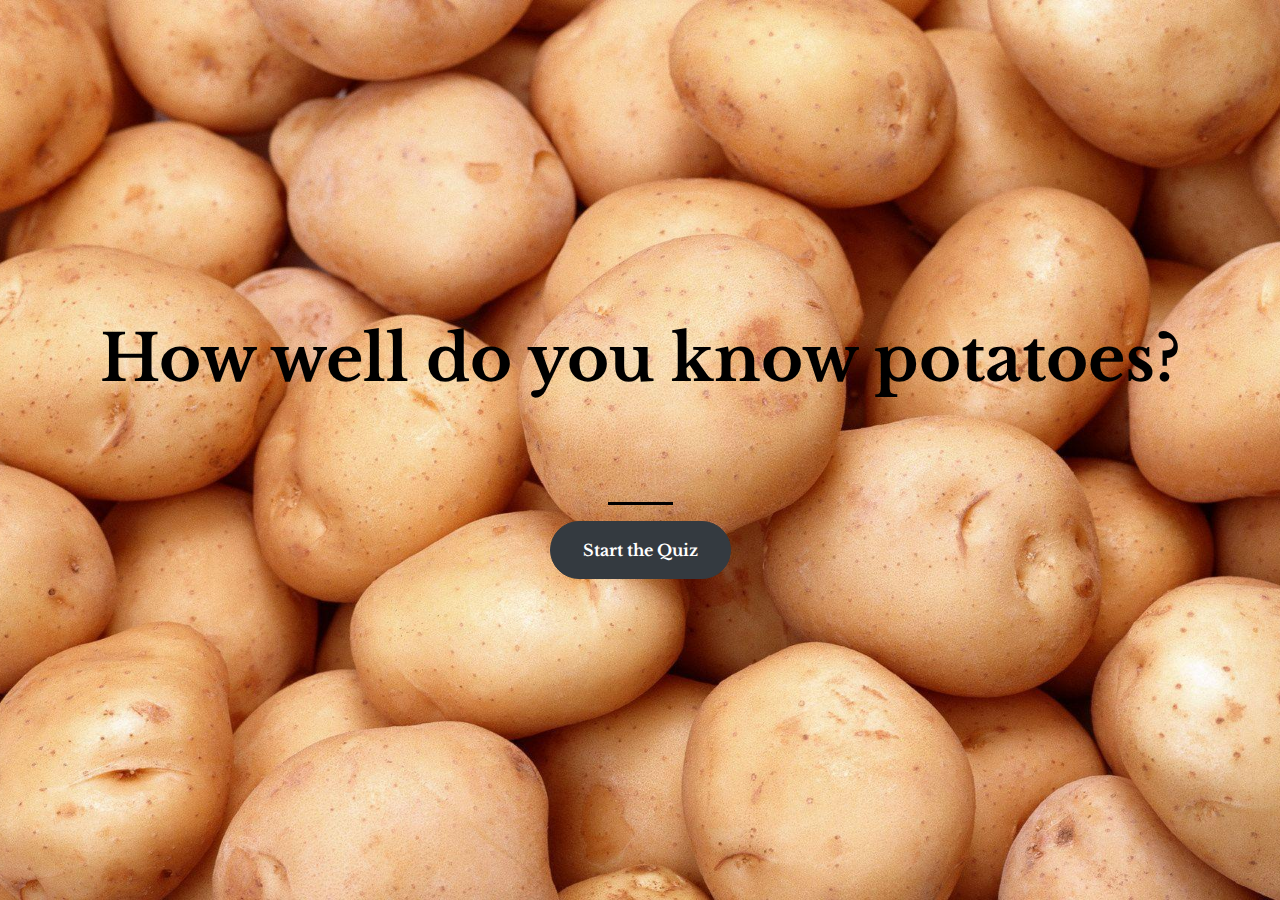
<file: index.html>
<!DOCTYPE html>
<html>
  <head>
    <meta charset="utf-8">
    <meta name="viewport" content="width=device-width, initial-scale=1, shrink-to-fit=no">
  
    <title>Potato Quiz</title>

    <!-- Google Fonts -->
    <link href="https://fonts.googleapis.com/css?family=Libre+Baskerville&display=swap" rel="stylesheet">

    <!-- Bootstrap CSS from a CDN. This way you don't have to include the bootstrap file yourself -->
    <link rel="stylesheet" href="https://stackpath.bootstrapcdn.com/bootstrap/4.3.1/css/bootstrap.min.css" integrity="sha384-ggOyR0iXCbMQv3Xipma34MD+dH/1fQ784/j6cY/iJTQUOhcWr7x9JvoRxT2MZw1T" crossorigin="anonymous">
    
    <!-- Your own stylesheet -->
    <link rel="stylesheet" type="text/css" href="style.css">
  </head>
  <body>
    <div class="container d-flex align-items-center h-100">
      <div class="row">
        <header class="text-center col-12">
            <h1><strong>How well do you know potatoes?</strong></h1>
        </header>
        <div class="buffer col-12"></div>
        <section class="text-center col-12">
          <hr>
          <a href="quiz main page.html"><button class="btn btn-dark btn-xl">Start the Quiz</button></a>
        </section>
    </div>
    </div>  
  </body>
</html>
</file>
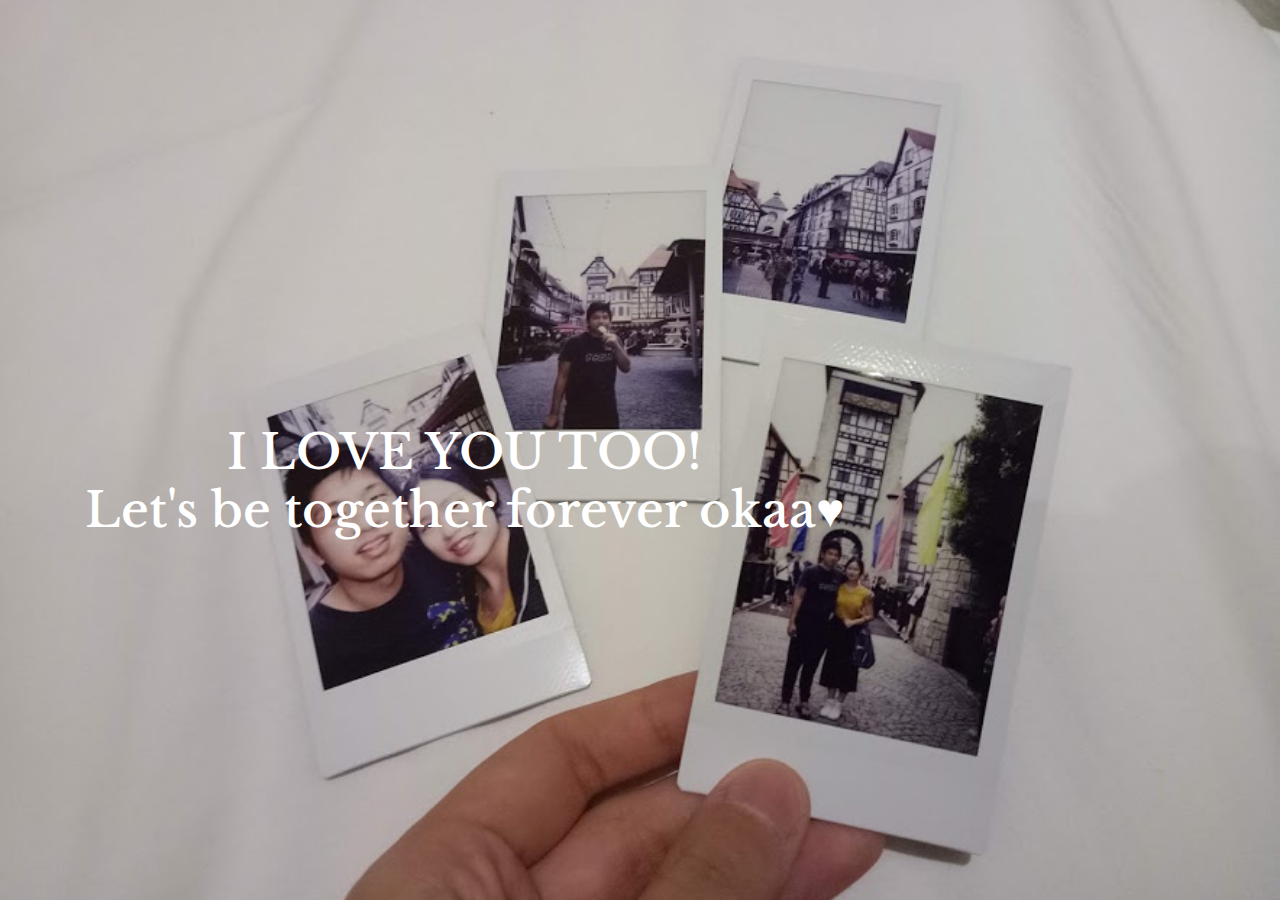
<file: congrats.html>
<!DOCTYPE html>
<html>
  <head>
    <meta charset="utf-8">
    <meta name="viewport" content="width=device-width, initial-scale=1, shrink-to-fit=no">
  
    <title>Potato Quiz</title>

    <!-- Google Fonts -->
    <link href="https://fonts.googleapis.com/css?family=Libre+Baskerville&display=swap" rel="stylesheet">

    <!-- Bootstrap CSS from a CDN. This way you don't have to include the bootstrap file yourself -->
    <link rel="stylesheet" href="https://stackpath.bootstrapcdn.com/bootstrap/4.3.1/css/bootstrap.min.css" integrity="sha384-ggOyR0iXCbMQv3Xipma34MD+dH/1fQ784/j6cY/iJTQUOhcWr7x9JvoRxT2MZw1T" crossorigin="anonymous">
    
    <!-- Your own stylesheet -->
    <link rel="stylesheet" type="text/css" href="style.css">
  </head>
  <body>
    <div class="congrats">
    <div class="container d-flex align-items-center h-100">
      <div class="row">
                <header class="text-center col-12"><br><br><br>
                <h3>I LOVE YOU TOO! <br> Let's be together forever okaa♥</h3>
        </div>
    </div>  
</div>
  </body>
</html>
</file>
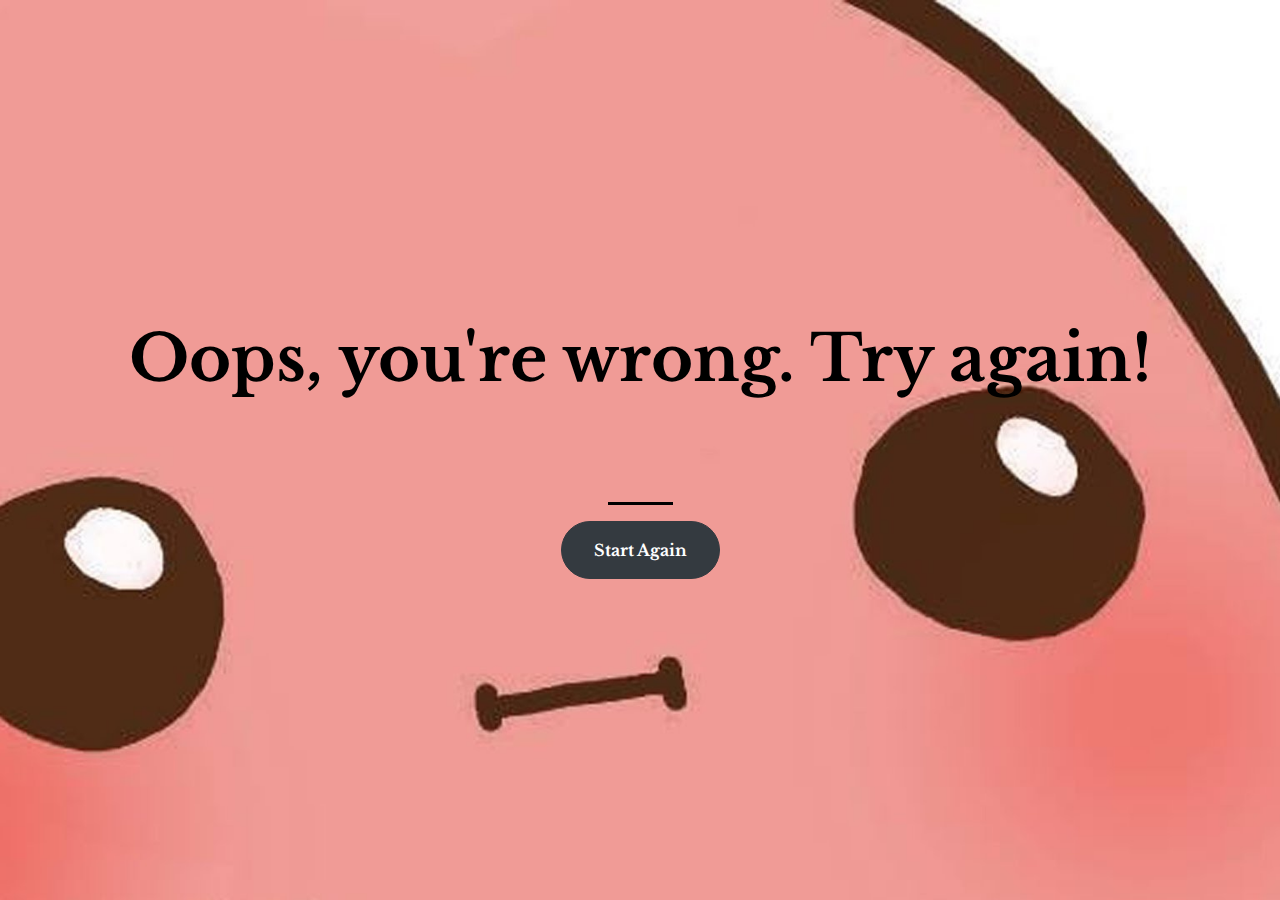
<file: failurepage.html>
<!DOCTYPE html>
<html>
  <head>
    <meta charset="utf-8">
    <meta name="viewport" content="width=device-width, initial-scale=1, shrink-to-fit=no">
  
    <title>Potato Quiz</title>

    <!-- Google Fonts -->
    <link href="https://fonts.googleapis.com/css?family=Libre+Baskerville&display=swap" rel="stylesheet">

    <!-- Bootstrap CSS from a CDN. This way you don't have to include the bootstrap file yourself -->
    <link rel="stylesheet" href="https://stackpath.bootstrapcdn.com/bootstrap/4.3.1/css/bootstrap.min.css" integrity="sha384-ggOyR0iXCbMQv3Xipma34MD+dH/1fQ784/j6cY/iJTQUOhcWr7x9JvoRxT2MZw1T" crossorigin="anonymous">
    
    <!-- Your own stylesheet -->
    <link rel="stylesheet" type="text/css" href="style.css">
  </head>
  <body>
    <div class="failure">
    <div class="container d-flex align-items-center h-100">
      <div class="row">
        <header class="text-center col-12">
            <h1><strong>Oops, you're wrong. Try again!</strong></h1>
        </header>
        <div class="buffer col-12"></div>
        <section class="text-center col-12">
          <hr>
          <a href="quiz main page.html"><button class="btn btn-dark btn-xl">Start Again</button></a>
        </section>
    </div>
    </div> 
</div> 
  </body>
</html>
</file>
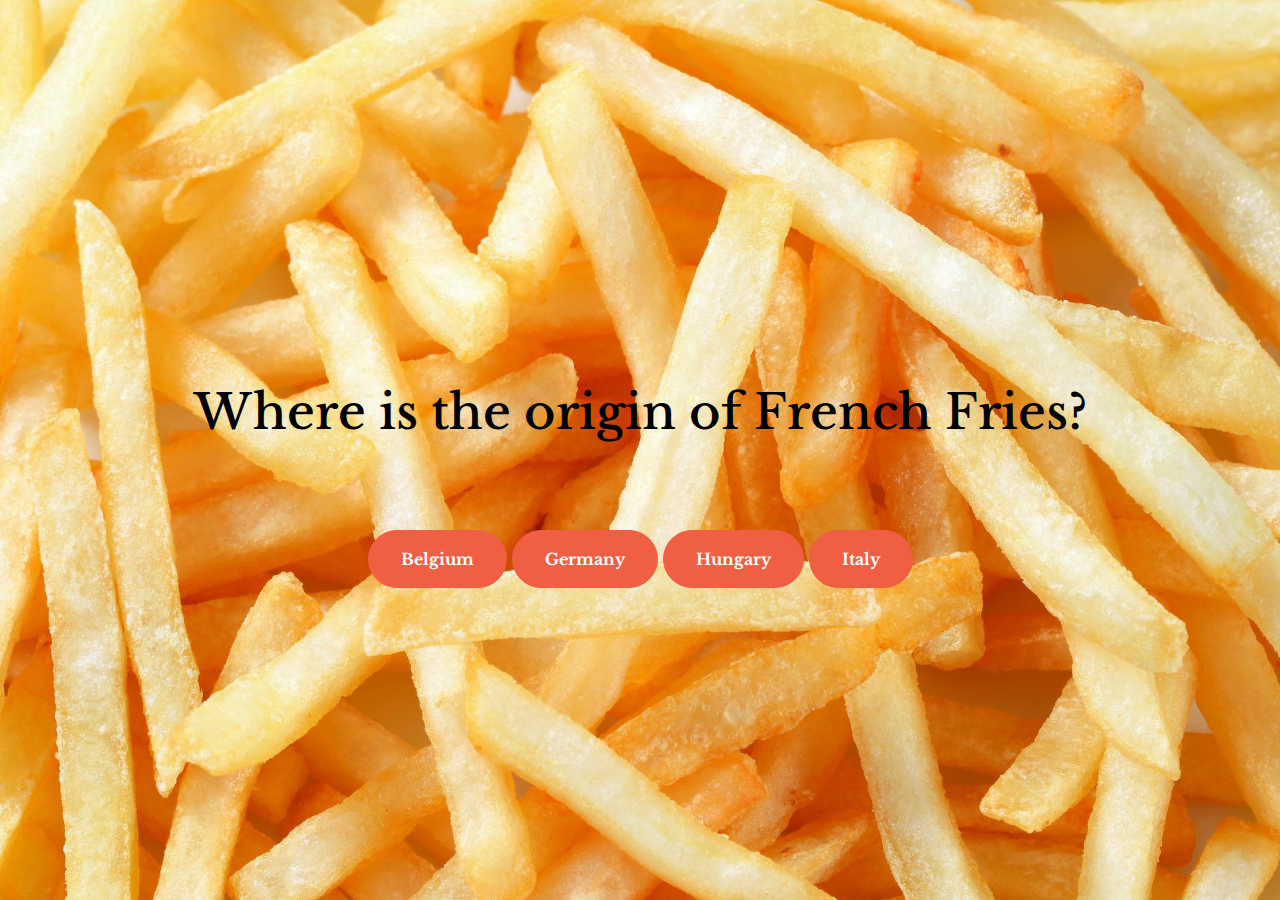
<file: question 2.html>
<!DOCTYPE html>
<html>
  <head>
    <meta charset="utf-8">
    <meta name="viewport" content="width=device-width, initial-scale=1, shrink-to-fit=no">
  
    <title>Potato Quiz</title>

    <!-- Google Fonts -->
    <link href="https://fonts.googleapis.com/css?family=Libre+Baskerville&display=swap" rel="stylesheet">

    <!-- Bootstrap CSS from a CDN. This way you don't have to include the bootstrap file yourself -->
    <link rel="stylesheet" href="https://stackpath.bootstrapcdn.com/bootstrap/4.3.1/css/bootstrap.min.css" integrity="sha384-ggOyR0iXCbMQv3Xipma34MD+dH/1fQ784/j6cY/iJTQUOhcWr7x9JvoRxT2MZw1T" crossorigin="anonymous">
    
    <!-- Your own stylesheet -->
    <link rel="stylesheet" type="text/css" href="style.css">
  </head>
  <body>
    <div class="question2">
    <div class="container d-flex align-items-center h-100">
      <div class="row">
                <header class="text-center col-12"><br><br><br>
                <h2>Where is the origin of French Fries?</h2>
                </header>
                <div class="buffer col-12"></div>
                    <section class="text-center col-12">
                    <a href="question 3.html"><button class="btn btn-primary btn-xl">Belgium</button></a>
                    <a href="failurepage.html"><button class="btn btn-primary btn-xl">Germany</button></a>
                    <a href="failurepage.html"><button class="btn btn-primary btn-xl">Hungary</button></a>
                    <a href="failurepage.html"><button class="btn btn-primary btn-xl">Italy</button></a>
                    </section>
            </div>
        </div>
    </div>  
</div>
  </body>
</html>
</file>
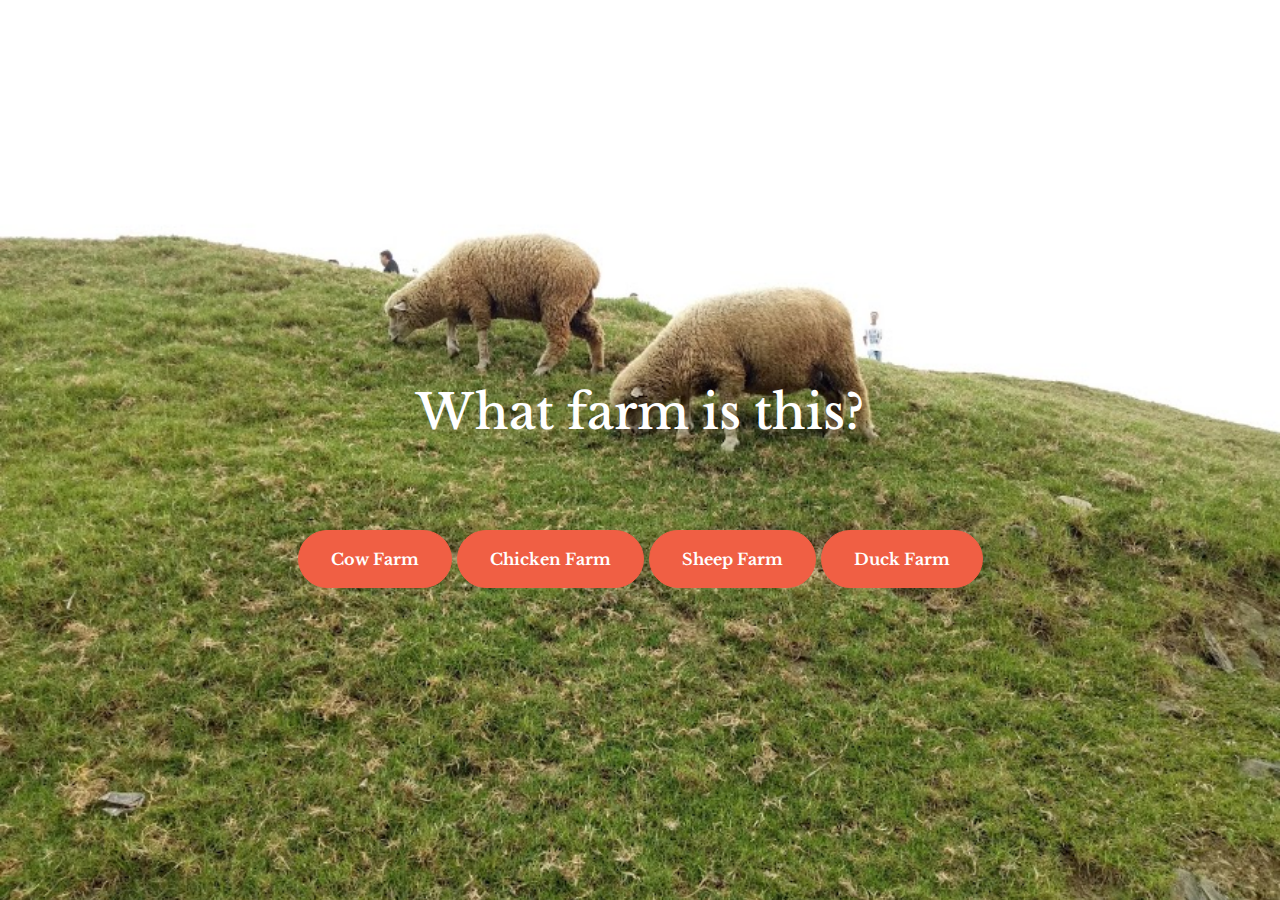
<file: question 3.html>
<!DOCTYPE html>
<html>
  <head>
    <meta charset="utf-8">
    <meta name="viewport" content="width=device-width, initial-scale=1, shrink-to-fit=no">
  
    <title>Potato Quiz</title>

    <!-- Google Fonts -->
    <link href="https://fonts.googleapis.com/css?family=Libre+Baskerville&display=swap" rel="stylesheet">

    <!-- Bootstrap CSS from a CDN. This way you don't have to include the bootstrap file yourself -->
    <link rel="stylesheet" href="https://stackpath.bootstrapcdn.com/bootstrap/4.3.1/css/bootstrap.min.css" integrity="sha384-ggOyR0iXCbMQv3Xipma34MD+dH/1fQ784/j6cY/iJTQUOhcWr7x9JvoRxT2MZw1T" crossorigin="anonymous">
    
    <!-- Your own stylesheet -->
    <link rel="stylesheet" type="text/css" href="style.css">
  </head>
  <body>
    <div class="question3">
    <div class="container d-flex align-items-center h-100">
      <div class="row">
                <header class="text-center col-12"><br><br><br>
                <h3>What farm is this?</h3>
                </header>
                <div class="buffer col-12"></div>
                    <section class="text-center col-12">
                    <a href="failurepage.html"><button class="btn btn-primary btn-xl">Cow Farm</button></a>
                    <a href="failurepage.html"><button class="btn btn-primary btn-xl">Chicken Farm</button></a>
                    <a href="question 4.html"><button class="btn btn-primary btn-xl">Sheep Farm</button></a>
                    <a href="failurepage.html"><button class="btn btn-primary btn-xl">Duck Farm</button></a>
                    </section>
            </div>
        </div>
    </div>  
</div>
  </body>
</html>
</file>
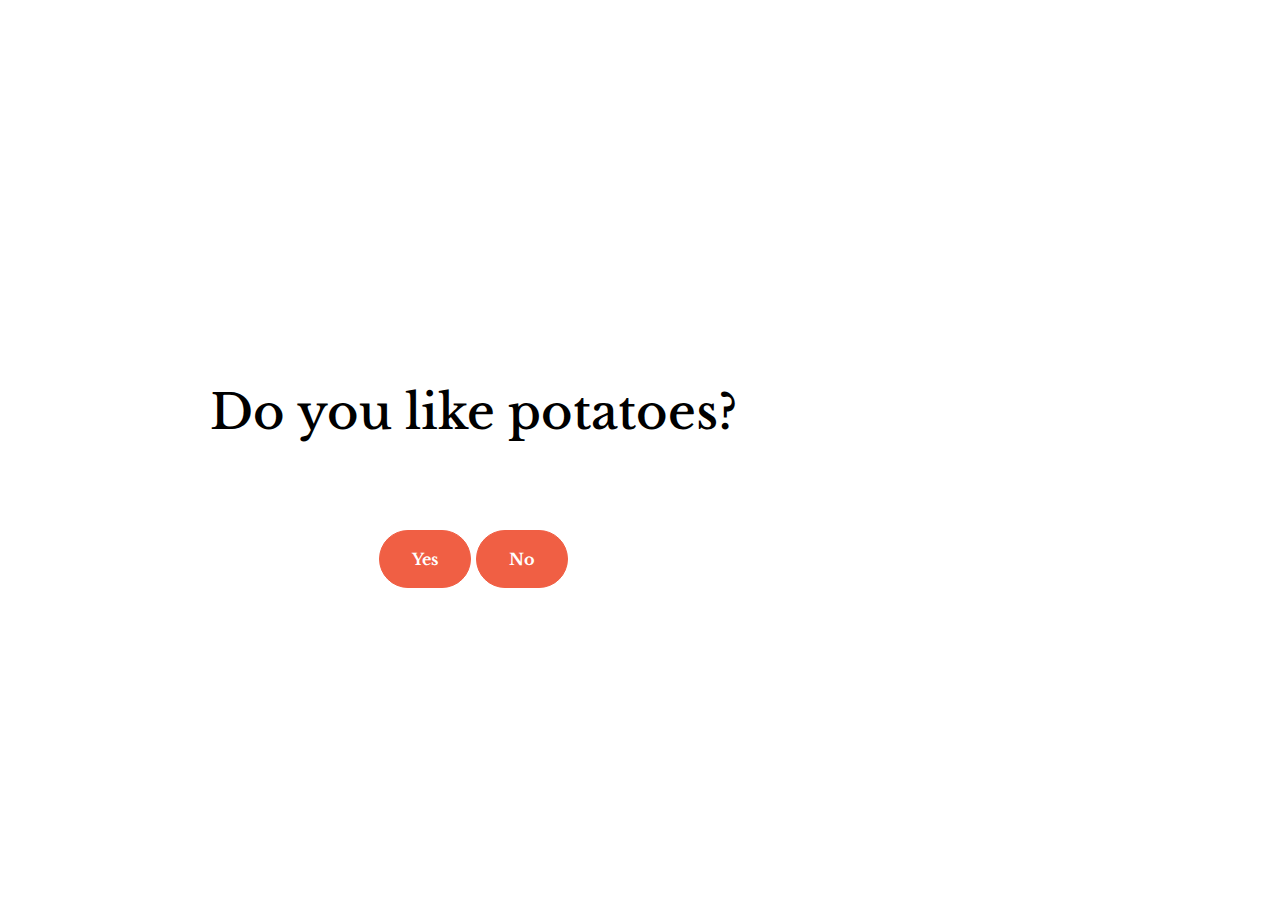
<file: question 4.html>
<!DOCTYPE html>
<html>
  <head>
    <meta charset="utf-8">
    <meta name="viewport" content="width=device-width, initial-scale=1, shrink-to-fit=no">
  
    <title>Potato Quiz</title>

    <!-- Google Fonts -->
    <link href="https://fonts.googleapis.com/css?family=Libre+Baskerville&display=swap" rel="stylesheet">

    <!-- Bootstrap CSS from a CDN. This way you don't have to include the bootstrap file yourself -->
    <link rel="stylesheet" href="https://stackpath.bootstrapcdn.com/bootstrap/4.3.1/css/bootstrap.min.css" integrity="sha384-ggOyR0iXCbMQv3Xipma34MD+dH/1fQ784/j6cY/iJTQUOhcWr7x9JvoRxT2MZw1T" crossorigin="anonymous">
    
    <!-- Your own stylesheet -->
    <link rel="stylesheet" type="text/css" href="style.css">
  </head>
  <body>
    <div class="question4">
    <div class="container d-flex align-items-center h-100">
      <div class="row">
                <header class="text-center col-12"><br><br><br>
                <h2>Do you like potatoes?</h2>
                </header>
                <div class="buffer col-12"></div>
                    <section class="text-center col-12">
                    <a href="question 5.html"><button class="btn btn-primary btn-xl">Yes</button></a>
                    <a href="failurepage.html"><button class="btn btn-primary btn-xl">No</button></a>
                    </section>
            </div>
        </div>
    </div>  
</div>
  </body>
</html>
</file>
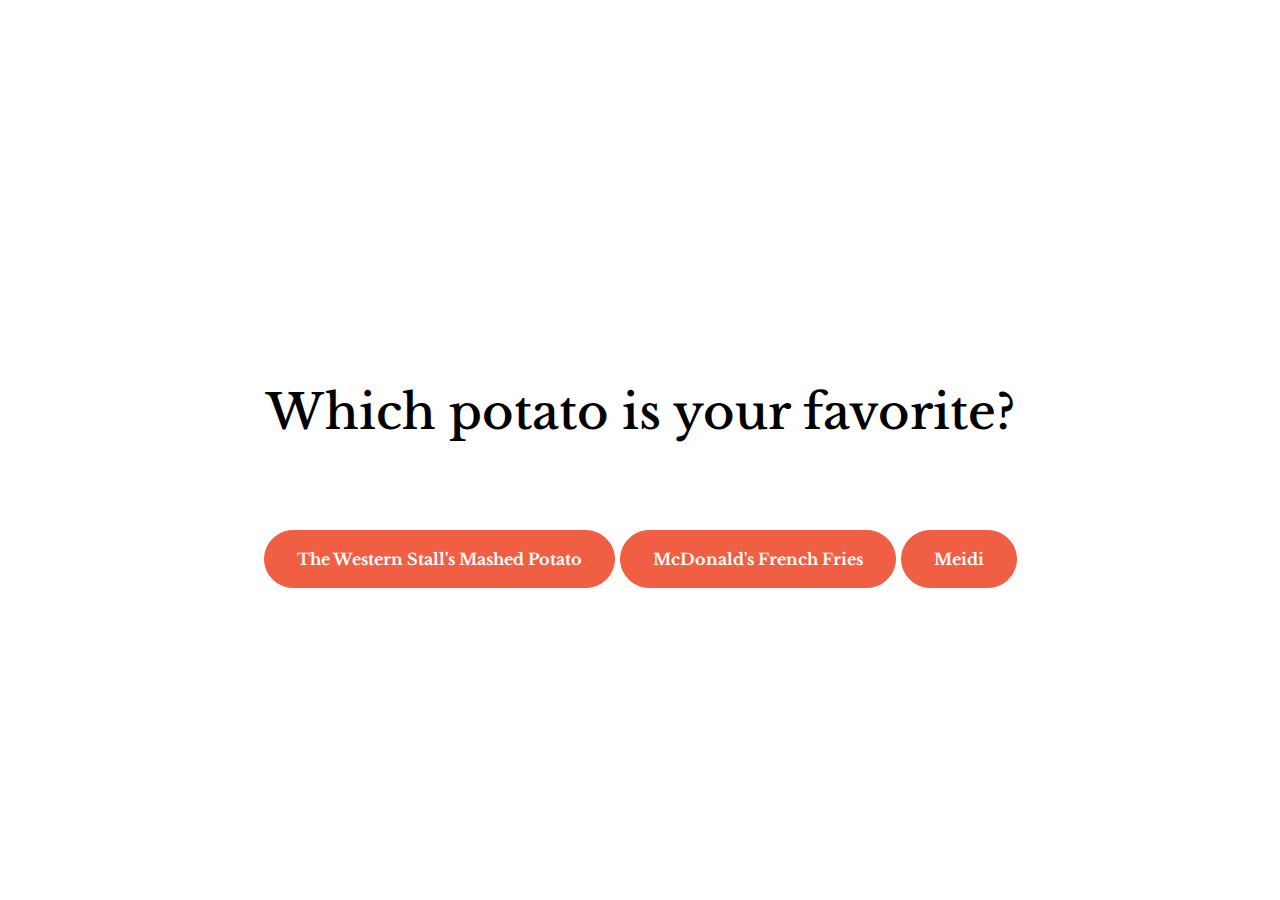
<file: question 5.html>
<!DOCTYPE html>
<html>
  <head>
    <meta charset="utf-8">
    <meta name="viewport" content="width=device-width, initial-scale=1, shrink-to-fit=no">
  
    <title>Potato Quiz</title>

    <!-- Google Fonts -->
    <link href="https://fonts.googleapis.com/css?family=Libre+Baskerville&display=swap" rel="stylesheet">

    <!-- Bootstrap CSS from a CDN. This way you don't have to include the bootstrap file yourself -->
    <link rel="stylesheet" href="https://stackpath.bootstrapcdn.com/bootstrap/4.3.1/css/bootstrap.min.css" integrity="sha384-ggOyR0iXCbMQv3Xipma34MD+dH/1fQ784/j6cY/iJTQUOhcWr7x9JvoRxT2MZw1T" crossorigin="anonymous">
    
    <!-- Your own stylesheet -->
    <link rel="stylesheet" type="text/css" href="style.css">
  </head>
  <body>
    <div class="question4">
    <div class="container d-flex align-items-center h-100">
      <div class="row">
                <header class="text-center col-12"><br><br><br>
                <h2>Which potato is your favorite?</h2>
                </header>
                <div class="buffer col-12"></div>
                    <section class="text-center col-12">
                    <a href="failurepage.html"><button class="btn btn-primary btn-xl">The Western Stall's Mashed Potato</button></a>
                    <a href="failurepage.html"><button class="btn btn-primary btn-xl">McDonald's French Fries</button></a>
                    <a href="question 6.html"><button class="btn btn-primary btn-xl">Meidi</button></a>
                    </section>
            </div>
        </div>
    </div>  
</div>
  </body>
</html>
</file>
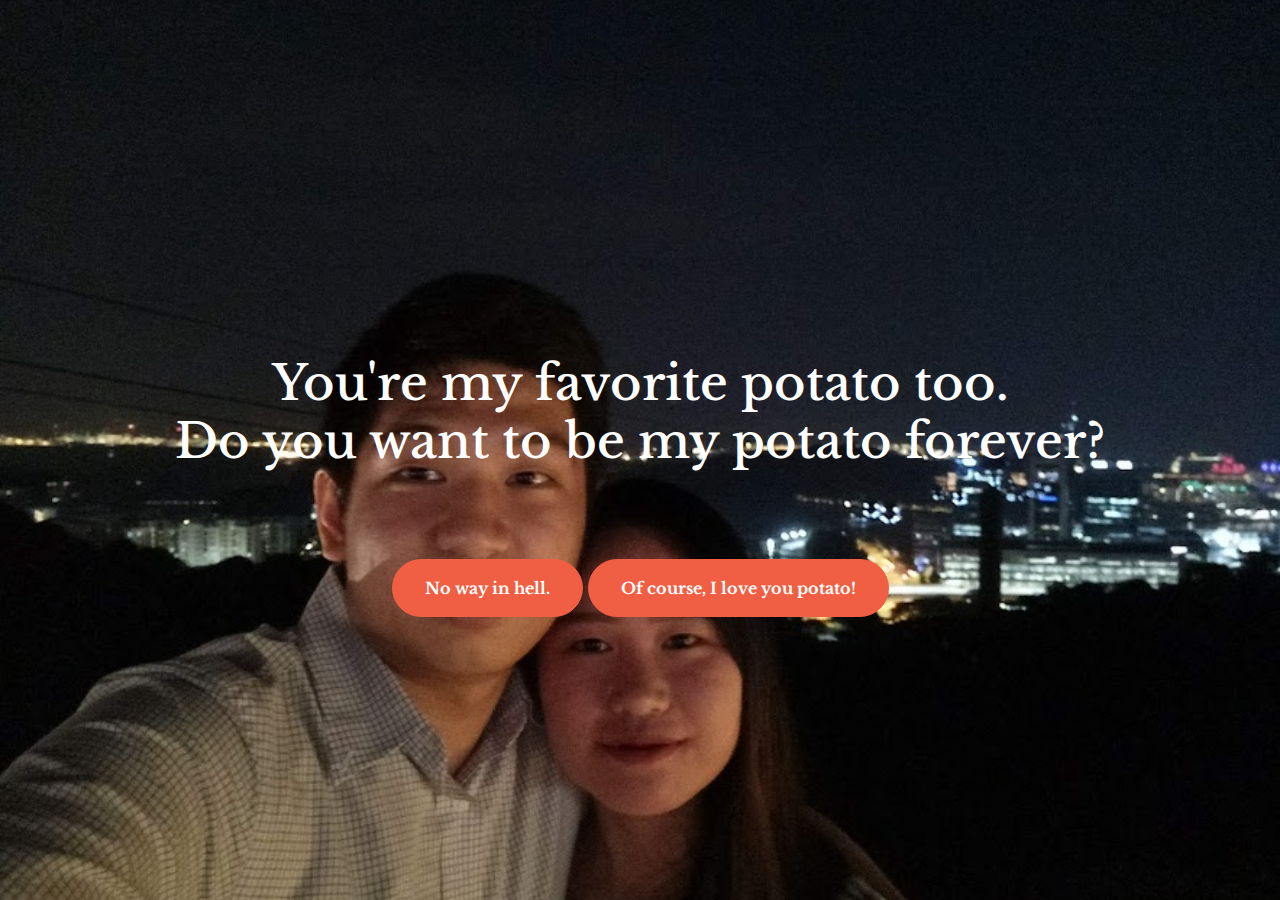
<file: question 6.html>
<!DOCTYPE html>
<html>
  <head>
    <meta charset="utf-8">
    <meta name="viewport" content="width=device-width, initial-scale=1, shrink-to-fit=no">
  
    <title>Potato Quiz</title>

    <!-- Google Fonts -->
    <link href="https://fonts.googleapis.com/css?family=Libre+Baskerville&display=swap" rel="stylesheet">

    <!-- Bootstrap CSS from a CDN. This way you don't have to include the bootstrap file yourself -->
    <link rel="stylesheet" href="https://stackpath.bootstrapcdn.com/bootstrap/4.3.1/css/bootstrap.min.css" integrity="sha384-ggOyR0iXCbMQv3Xipma34MD+dH/1fQ784/j6cY/iJTQUOhcWr7x9JvoRxT2MZw1T" crossorigin="anonymous">
    
    <!-- Your own stylesheet -->
    <link rel="stylesheet" type="text/css" href="style.css">
  </head>
  <body>
    <div class="question6">
    <div class="container d-flex align-items-center h-100">
      <div class="row">
                <header class="text-center col-12"><br><br><br>
                <h3>You're my favorite potato too. <br> Do you want to be my potato forever?</h3>
                </header>
                <div class="buffer col-12"></div>
                    <section class="text-center col-12">
                    <a href="failurepage.html"><button class="btn btn-primary btn-xl">No way in hell.</button></a>
                    <a href="congrats.html"><button class="btn btn-primary btn-xl">Of course, I love you potato!</button></a>
                    </section>
            </div>
        </div>
    </div>  
</div>
  </body>
</html>
</file>
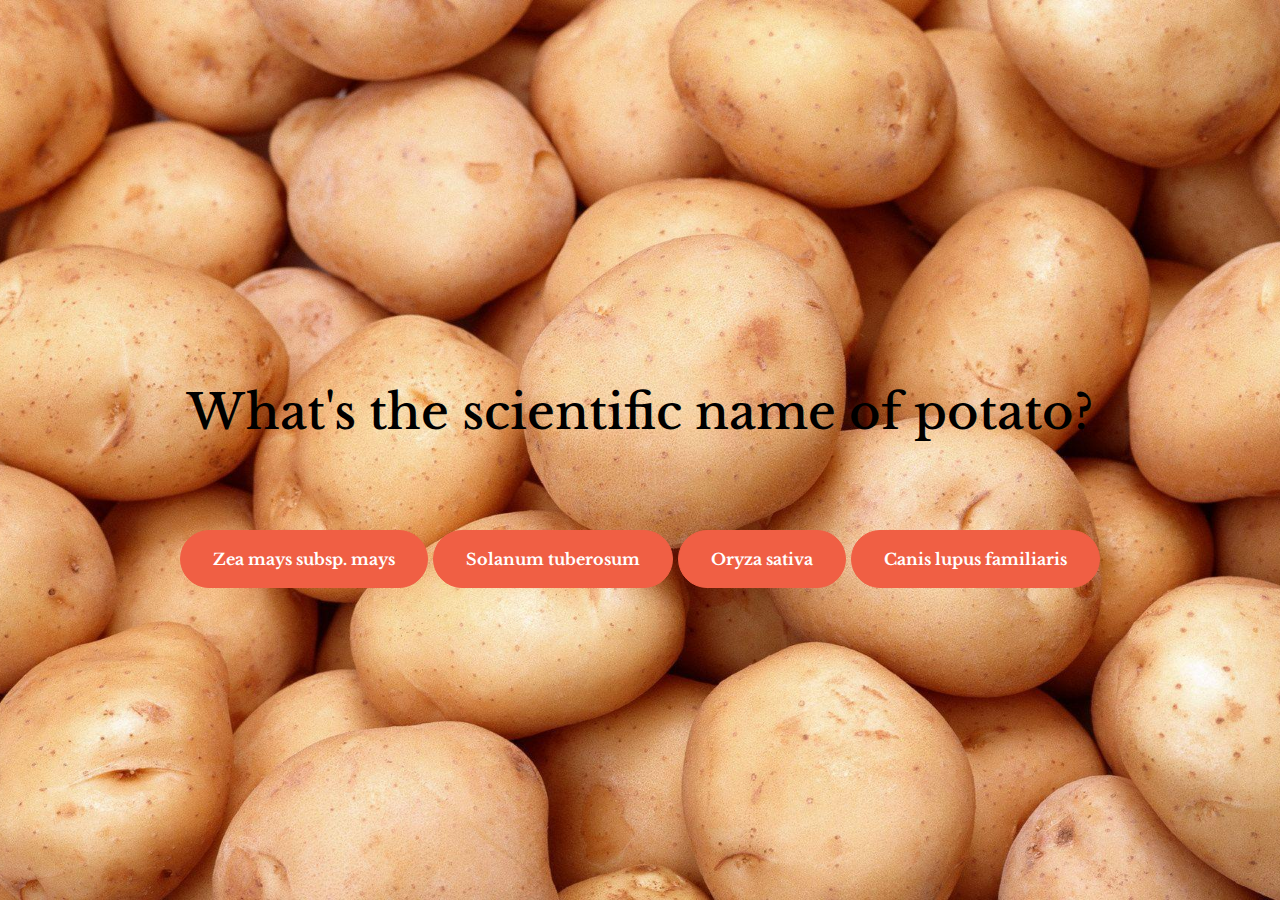
<file: quiz main page.html>
<!DOCTYPE html>
<html>
  <head>
    <meta charset="utf-8">
    <meta name="viewport" content="width=device-width, initial-scale=1, shrink-to-fit=no">
  
    <title>Potato Quiz</title>

    <!-- Google Fonts -->
    <link href="https://fonts.googleapis.com/css?family=Libre+Baskerville&display=swap" rel="stylesheet">

    <!-- Bootstrap CSS from a CDN. This way you don't have to include the bootstrap file yourself -->
    <link rel="stylesheet" href="https://stackpath.bootstrapcdn.com/bootstrap/4.3.1/css/bootstrap.min.css" integrity="sha384-ggOyR0iXCbMQv3Xipma34MD+dH/1fQ784/j6cY/iJTQUOhcWr7x9JvoRxT2MZw1T" crossorigin="anonymous">
    
    <!-- Your own stylesheet -->
    <link rel="stylesheet" type="text/css" href="style.css">
  </head>
  <body>
    <div class="container d-flex align-items-center h-100">
      <div class="row">
                <header class="text-center col-12"><br><br><br>
                <h2>What's the scientific name of potato?</h2>
                </header>
                <div class="buffer col-12"></div>
                    <section class="text-center col-12">
                    <a href="failurepage.html"><button class="btn btn-primary btn-xl">Zea mays subsp. mays</button></a>
                    <a href="question 2.html"><button class="btn btn-primary btn-xl">Solanum tuberosum</button></a>
                    <a href="failurepage.html"><button class="btn btn-primary btn-xl">Oryza sativa</button></a>
                    <a href="failurepage.html"><button class="btn btn-primary btn-xl">Canis lupus familiaris</button></a>
                    </section>
            </div>
        </div>
    </div>  
  </body>
</html>
</file>
<file: style.css>
body,
html {
  width: 100%;
  height: 100%;
  font-family: 'Libre Baskerville', serif;
  background: url(header.jpg) no-repeat center center fixed; 
  -webkit-background-size: cover;
  -moz-background-size: cover;
  -o-background-size: cover;
  background-size: cover;
}

.failure {
    width: 100%;
    height: 100%;
    font-family: 'Libre Baskerville', serif;
    background: url(failure.jpg) no-repeat center center fixed; 
    -webkit-background-size: cover;
    -moz-background-size: cover;
    -o-background-size: cover;
    background-size: cover;
}

.question2 {
    width: 100%;
    height: 100%;
    font-family: 'Libre Baskerville', serif;
    background: url(frenchfries.jpg) no-repeat center center fixed; 
    -webkit-background-size: cover;
    -moz-background-size: cover;
    -o-background-size: cover;
    background-size: cover;
}

.question3 {
    width: 100%;
    height: 100%;
    font-family: 'Libre Baskerville', serif;
    background: url(sheepfarm.jpg) no-repeat center center fixed; 
    -webkit-background-size: cover;
    -moz-background-size: cover;
    -o-background-size: cover;
    background-size: cover;
}


.question4 {
    width: 100%;
    height: 100%;
    font-family: 'Libre Baskerville', serif;
    background: white no-repeat center center fixed; 
    -webkit-background-size: cover;
    -moz-background-size: cover;
    -o-background-size: cover;
    background-size: cover;
}

.question6 {
    width: 100%;
    height: 100%;
    font-family: 'Libre Baskerville', serif;
    background: url(thequestion.jpg) no-repeat center center fixed; 
    -webkit-background-size: cover;
    -moz-background-size: cover;
    -o-background-size: cover;
    background-size: cover;
}

.congrats {
    width: 100%;
    height: 100%;
    font-family: 'Libre Baskerville', serif;
    background: url(together.jpg) no-repeat center center fixed; 
    -webkit-background-size: cover;
    -moz-background-size: cover;
    -o-background-size: cover;
    background-size: cover;
}

h1 {
  font-size: 4rem;
  color: black;
}

h2 {
    font-size: 3rem;
    color: black;
}

h3 {
    font-size: 3rem;
    color: white;
}


hr {
  border-color: black;
  border-width: 3px;
  max-width: 65px;
}

.buffer {
  height: 5rem;
}

.btn {
  font-weight: 700;
  border-radius: 300px;
}

.btn-primary {
  background-color: #F05F44;
  border-color: #F05F44;
}

.btn-primary:hover {
  background-color: #ee4b08;
  border-color: #ee4b08;
  border-width: 4px;
}

.btn-xl {
  padding: 1rem 2rem;
}
</file>
